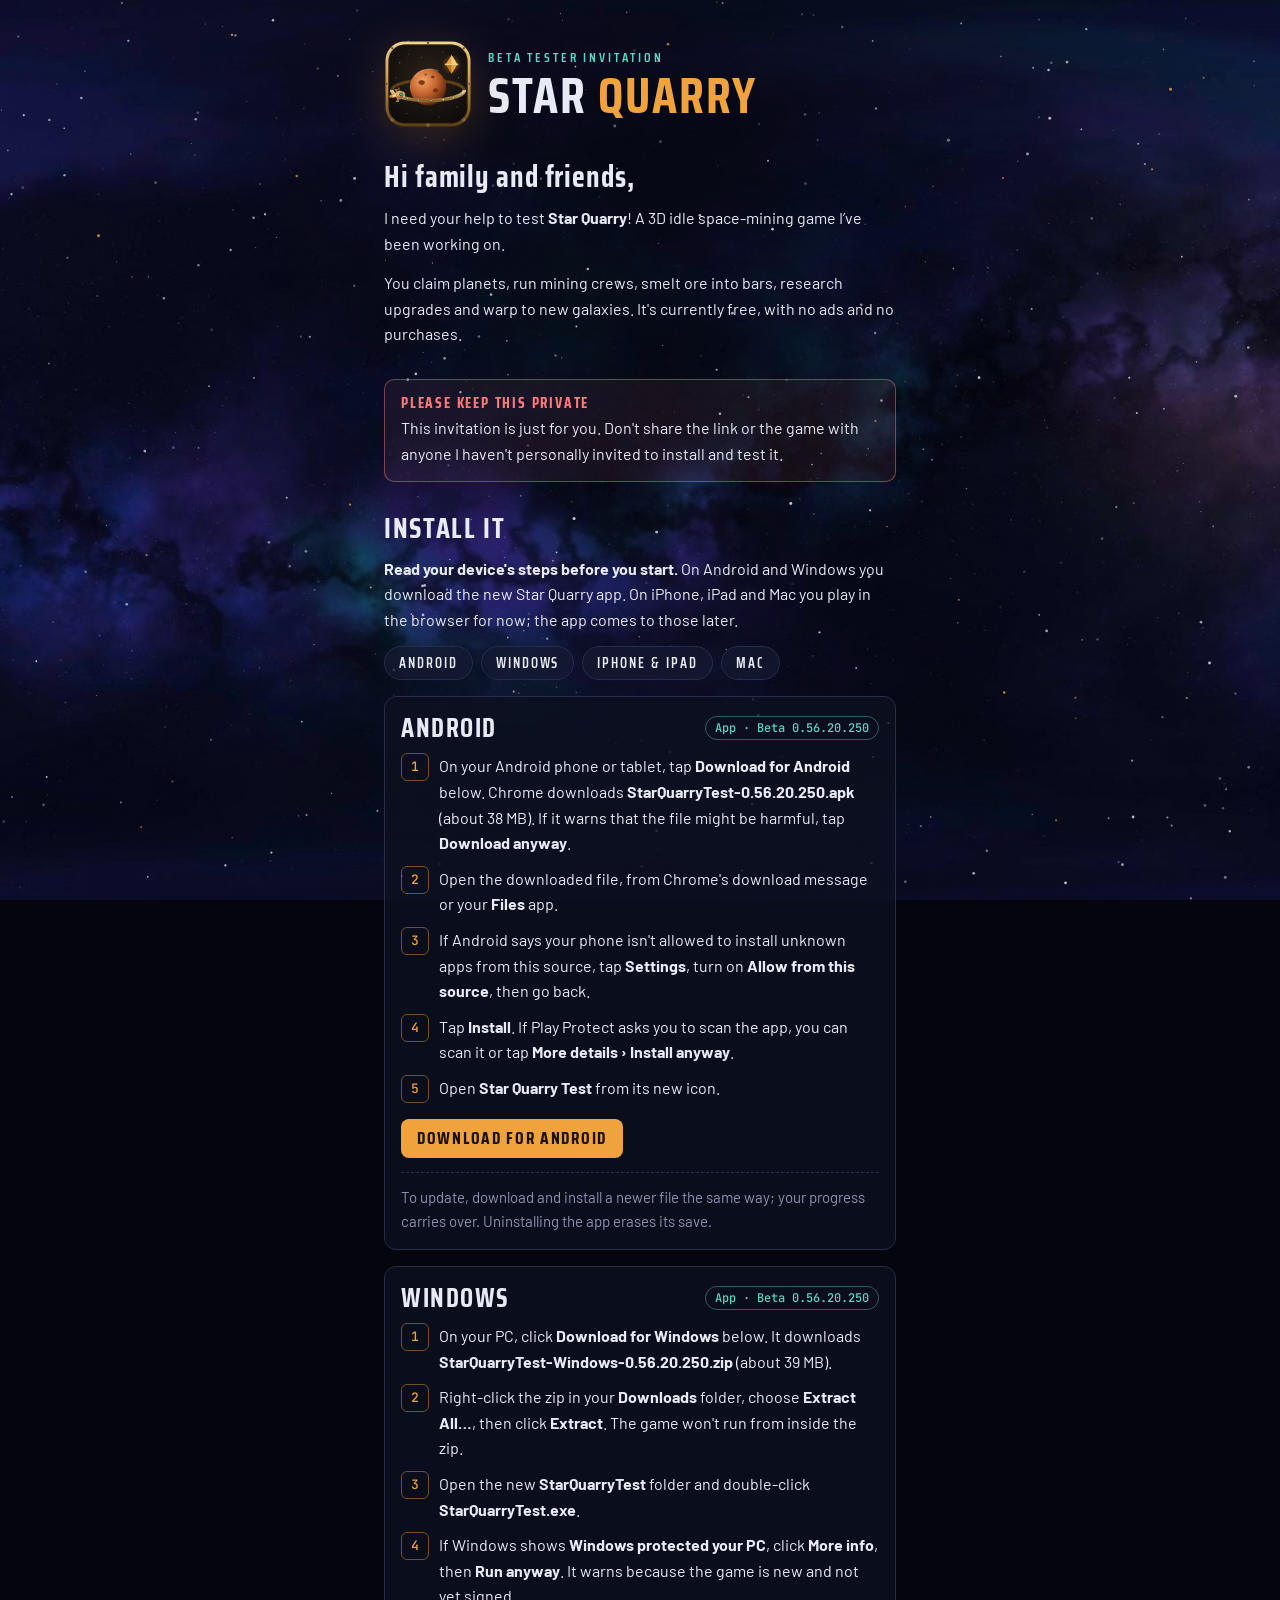
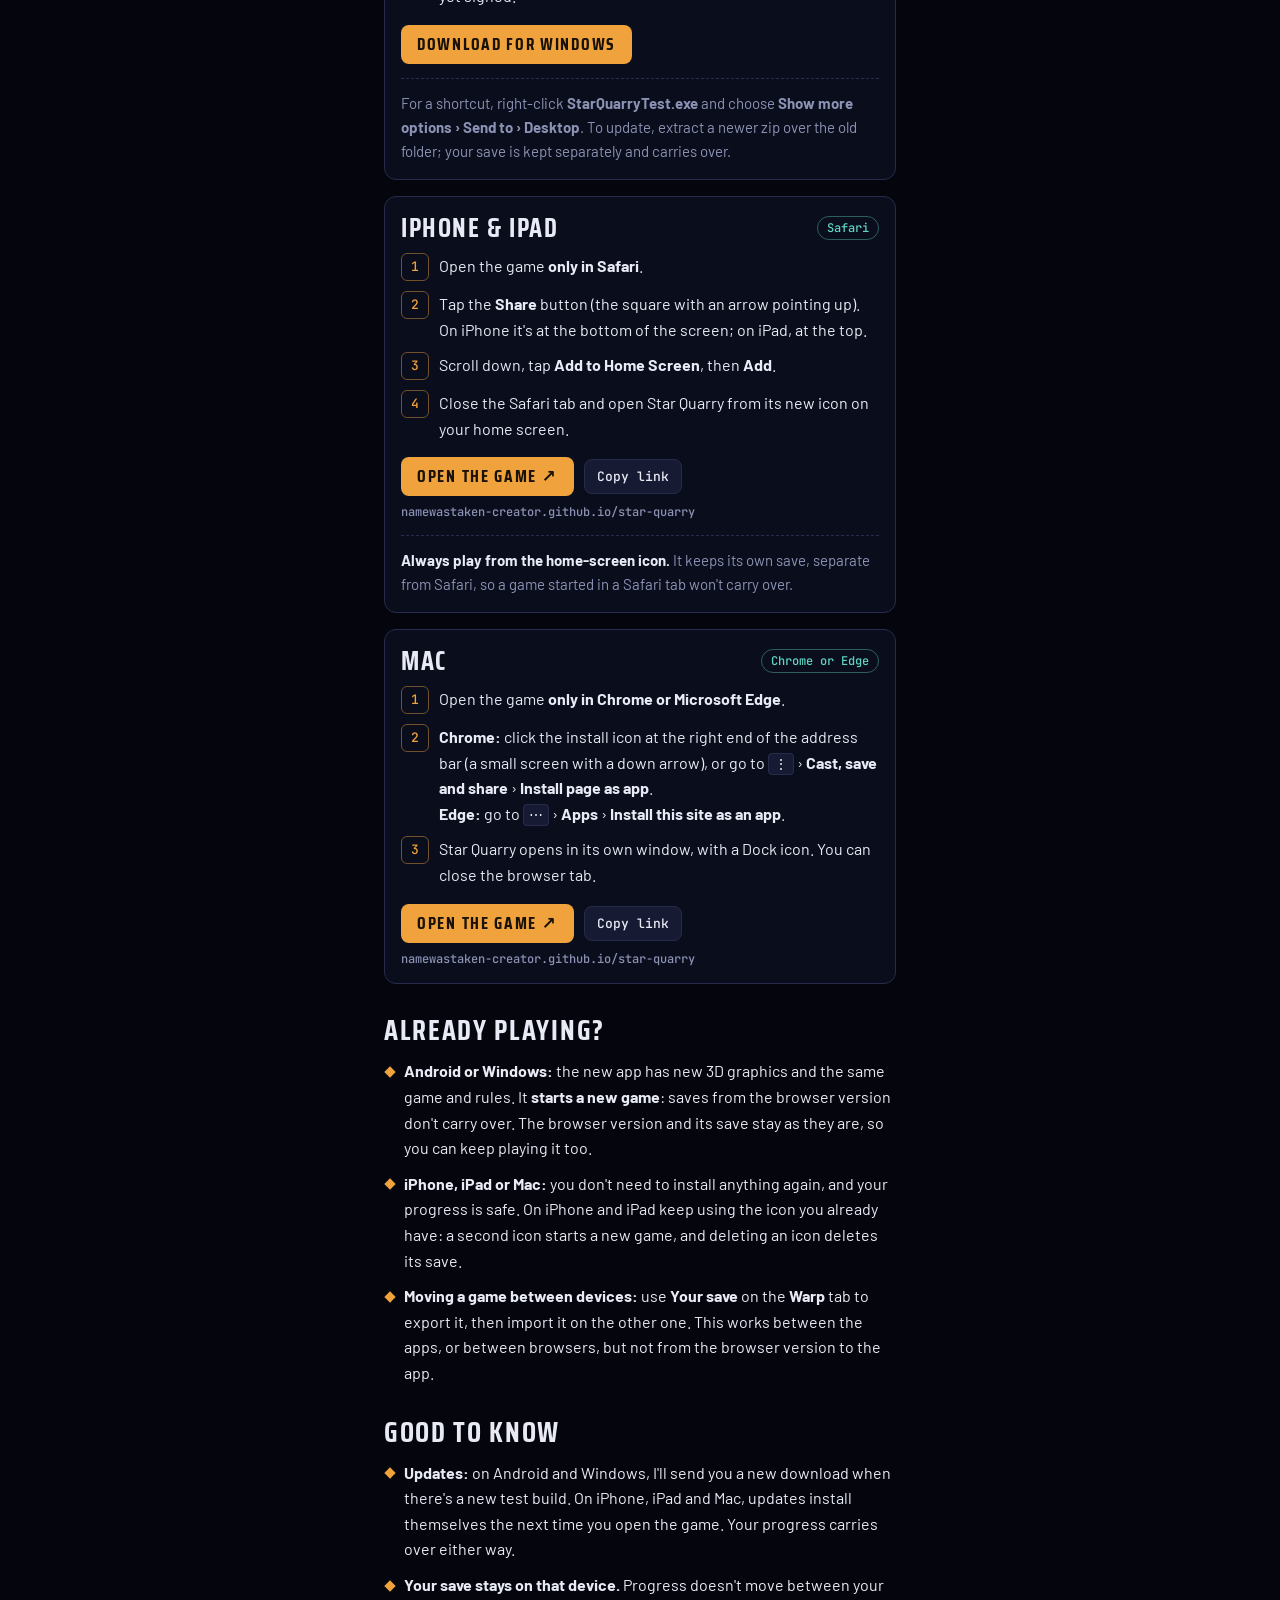
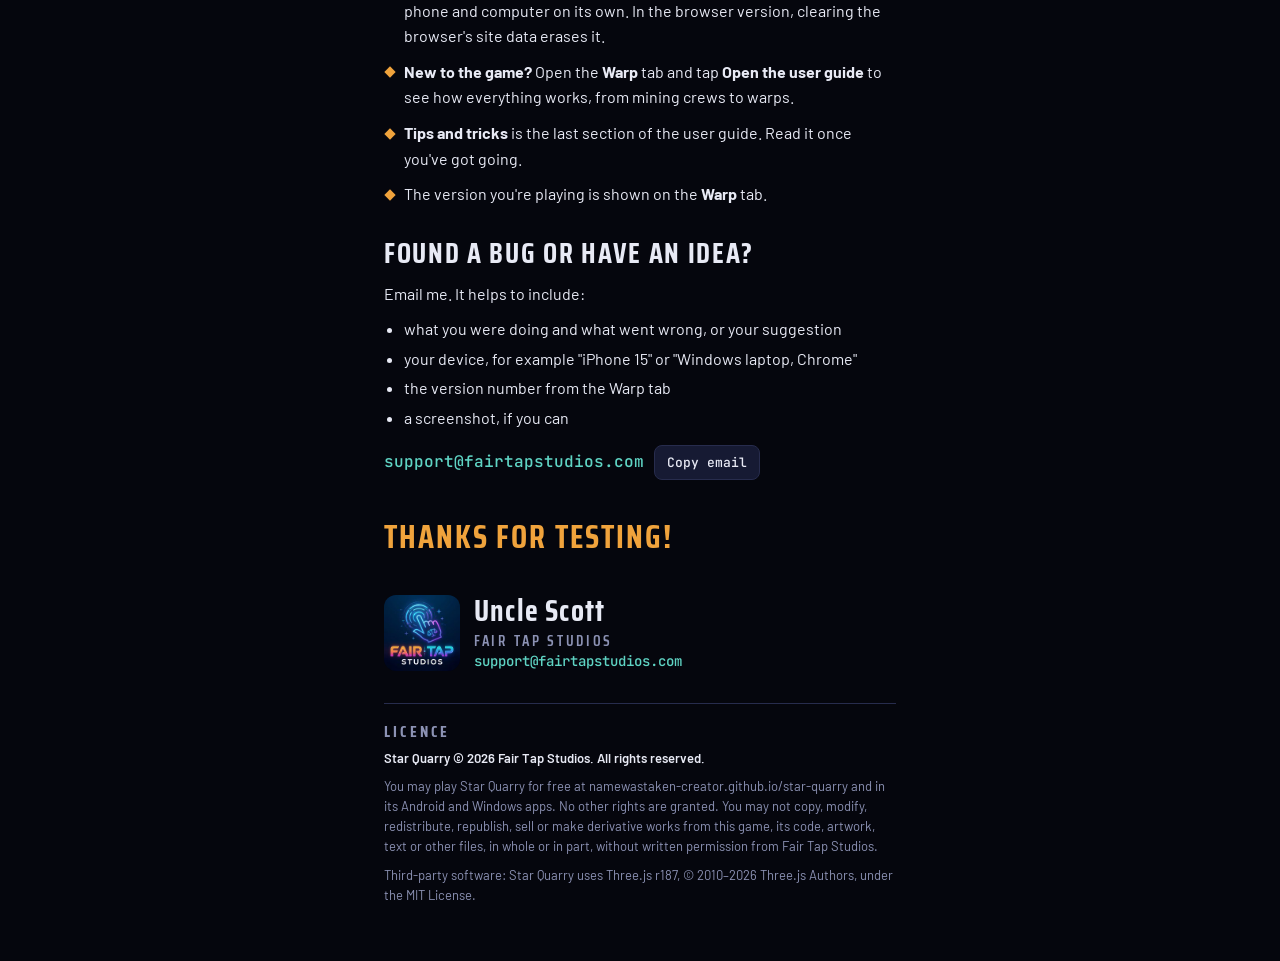
<file: testers.html>
<!doctype html>
<html lang="en">
<head>
<meta charset="utf-8">
<meta name="viewport" content="width=device-width,initial-scale=1,viewport-fit=cover">
<meta name="robots" content="noindex,nofollow">
<link rel="icon" href="icon-192.png">
<title>Star Quarry Beta Testing</title>
<link rel="preconnect" href="https://fonts.googleapis.com">
<link rel="stylesheet" href="https://fonts.googleapis.com/css2?family=Saira+Condensed:wght@600;700&family=Barlow:wght@400;500;600&family=JetBrains+Mono:wght@500&display=swap">
<style>
/* Layout: one phone-width column (at most 480px of content) centred over the game's nebula, the same at every screen size, so a PC, iPad or rotated phone sees the phone layout with more sky around it. Install steps as three device panels. Single dark theme, matching the game. */
:root{
  --void:#05060d; --panel:#0d1020; --panel2:#161a33; --line:#272c4d;
  --ink:#e8eaf5; --muted:#8c92b4; --ore:#f0a33c; --ship:#5fd4c4; --stn:#6aa8ff; --bad:#ff7a7a;
  --f-display:"Saira Condensed","Arial Narrow",system-ui,sans-serif;
  --f-body:"Barlow",system-ui,-apple-system,"Segoe UI",sans-serif;
  --f-data:"JetBrains Mono",ui-monospace,"SFMono-Regular",Menlo,monospace;
  color-scheme:dark;
}
html{background:var(--void)}
body{margin:0;min-height:100%;background:radial-gradient(120% 70% at 70% 0%,#151a3a 0%,#090b1a 45%,var(--void) 100%) fixed,var(--void);
  color:var(--ink);font:400 16px/1.6 var(--f-body)}
/* the game's own nebula sky, fixed behind everything (a fixed layer, since iOS ignores background-attachment: fixed) */
#sky{position:fixed;inset:0;z-index:0;pointer-events:none;background:url("[data-uri]") 62% 50%/cover no-repeat}
#sky::after{content:"";position:absolute;inset:0;background:linear-gradient(90deg,rgba(5,6,13,.15),rgba(5,6,13,.55) 50%,rgba(5,6,13,.15))}
#stars{position:fixed;inset:0;width:100%;height:100%;pointer-events:none;z-index:0}
.wrap{position:relative;z-index:1;max-width:calc(480px + 2 * max(16px, env(safe-area-inset-left, 0px)));margin:0 auto;
  padding-left:max(16px,env(safe-area-inset-left,0px));padding-right:max(16px,env(safe-area-inset-right,0px));padding-block:40px 56px;
  display:flex;flex-direction:column;gap:32px}
a{color:var(--ship)}
a:focus-visible,button:focus-visible{outline:2px solid var(--ore);outline-offset:3px}

/* masthead */
.mast{display:flex;align-items:center;gap:16px}
.mast img{width:88px;height:88px;flex:none;filter:drop-shadow(0 10px 24px rgba(240,163,60,.22))} /* the Spacepunk logo, which brings its own brass bezel */
.mast h1{margin:0;font:700 clamp(40px,11vw,50px)/.9 var(--f-display);letter-spacing:.04em;text-transform:uppercase;text-wrap:balance}
.mast h1 span{color:var(--ore)}
.eyebrow{font:600 13px/1.2 var(--f-display);letter-spacing:.22em;text-transform:uppercase;color:var(--ship);margin:0 0 8px}

/* letter */
.letter p.hello{margin:0 0 12px;font:700 30px/1.1 var(--f-display);letter-spacing:.03em}
.letter p{margin:0 0 14px;max-width:62ch}
.letter p:last-child{margin-bottom:0}

.private{border:1px solid rgba(255,122,122,.45);background:rgba(255,122,122,.07);border-radius:10px;padding:14px 16px;display:flex;gap:12px;align-items:flex-start}
.private b{color:var(--bad);font:700 15px/1.3 var(--f-display);letter-spacing:.12em;text-transform:uppercase;display:block;margin-bottom:2px}
.private p{margin:0}

.play{display:flex;flex-wrap:wrap;gap:12px;align-items:center}
.btn{display:inline-flex;align-items:center;gap:8px;font:700 20px/1 var(--f-display);letter-spacing:.1em;text-transform:uppercase;
  color:#1a1206;background:var(--ore);border:0;border-radius:8px;padding:14px 22px;text-decoration:none;cursor:pointer}
.btn:hover{background:#ffb75a}
.ghost{font:500 13px/1 var(--f-data);color:var(--ink);background:var(--panel2);border:1px solid var(--line);border-radius:8px;padding:10px 12px;cursor:pointer}
.ghost:hover{border-color:var(--ship)}
.url{font:500 12px/1.4 var(--f-data);color:var(--muted);word-break:break-all;user-select:all}

/* sections */
h2{margin:0 0 14px;font:700 28px/1 var(--f-display);letter-spacing:.06em;text-transform:uppercase;text-wrap:balance}
.jump{display:flex;flex-wrap:wrap;gap:8px;margin:0;padding:0;list-style:none}
.jump a{display:block;font:600 14px/1 var(--f-display);letter-spacing:.14em;text-transform:uppercase;text-decoration:none;color:var(--ink);
  border:1px solid var(--line);border-radius:999px;padding:9px 14px;background:rgba(22,26,51,.7)}
.jump a:hover,.jump a:focus-visible{border-color:var(--ore);color:var(--ore)}
.first{margin:0 0 14px;max-width:62ch}
.devices{display:grid;gap:16px}
.linkrow{display:flex;flex-wrap:wrap;align-items:center;gap:8px 10px;margin-top:16px}
.btn.small{font-size:17px;padding:11px 16px}
.dev.other{opacity:.4;filter:grayscale(1)}
.dev.other .linkrow{pointer-events:none}
.jump a.off{opacity:.4;filter:grayscale(1);cursor:default}
.jump a.off:hover{border-color:var(--line);color:var(--ink)}
.elsewhere{margin:0 0 14px;color:var(--muted);font-size:15px;max-width:62ch}
.dev.is-mine{border-color:rgba(240,163,60,.7);box-shadow:0 0 0 1px rgba(240,163,60,.25),0 10px 34px rgba(240,163,60,.12)}
.mine{font:600 12px/1 var(--f-display);letter-spacing:.16em;text-transform:uppercase;color:#1a1206;background:var(--ore);border-radius:999px;padding:6px 10px}
.dev{background:rgba(13,16,32,.82);border:1px solid var(--line);border-radius:12px;padding:18px 16px 16px;scroll-margin-top:16px}
.dev header{display:flex;align-items:center;justify-content:space-between;gap:10px 12px;flex-wrap:wrap;margin-bottom:12px}
.dev header h3{margin-right:auto}
.dev h3{margin:0;font:700 26px/1 var(--f-display);letter-spacing:.06em;text-transform:uppercase}
.dev .browser{font:500 12px/1 var(--f-data);color:var(--ship);border:1px solid rgba(95,212,196,.4);border-radius:999px;padding:5px 9px}
.dev ol{margin:0;padding:0;list-style:none;counter-reset:s;display:grid;gap:10px}
.dev li{counter-increment:s;display:grid;grid-template-columns:28px 1fr;gap:10px;align-items:start}
.dev li::before{content:counter(s);font:500 13px/26px var(--f-data);text-align:center;color:var(--ore);border:1px solid var(--ore-line,rgba(240,163,60,.45));border-radius:6px;height:26px}
.dev li > span{min-width:0}
.dev .note{margin:14px 0 0;padding-top:12px;border-top:1px dashed var(--line);color:var(--muted);font-size:15px}
kbd{font:500 .85em var(--f-data);background:var(--panel2);border:1px solid var(--line);border-radius:4px;padding:1px 5px;color:var(--ink)}

.facts{display:grid;gap:10px;margin:0;padding:0;list-style:none}
.facts li{padding-left:20px;position:relative}
.facts li::before{content:"";position:absolute;left:2px;top:.6em;width:8px;height:8px;transform:rotate(45deg);background:var(--ore)}

.report p{margin:0 0 10px;max-width:62ch}
.report ul{margin:0 0 14px;padding-left:20px;display:grid;gap:4px}
.mail{display:flex;flex-wrap:wrap;align-items:center;gap:10px}
.mail span{font:500 16px/1.3 var(--f-data);color:var(--ship);user-select:all}

/* sign-off */
/* the logo is exactly as tall as the three lines beside it: 32 + 4 + 20 + 20 = 76px */
.thanks{margin:8px 0;text-align:left;font:700 32px/1.1 var(--f-display);letter-spacing:.06em;text-transform:uppercase;color:var(--ore);text-wrap:balance}
.sign p{margin:0}
.who{display:flex;align-items:flex-start;gap:14px}
.who img{width:76px;height:76px;border-radius:12px;flex:none;display:block}
.who > div{min-width:0}
.sign .name{font:700 30px/32px var(--f-display);letter-spacing:.04em}
.sign .studio{font:600 15px/20px var(--f-display);letter-spacing:.18em;text-transform:uppercase;color:var(--muted);margin-top:4px}
.sign .email{font:500 14px/20px var(--f-data);color:var(--ship);user-select:all;white-space:nowrap}

/* licence */
.legal{border-top:1px solid var(--line);padding-top:20px;color:var(--muted);font-size:13px;line-height:1.55}
.legal h2{font-size:16px;letter-spacing:.2em;color:var(--muted);margin-bottom:8px}
.legal p{margin:0 0 8px;max-width:75ch}
.legal p:last-child{margin:0}
.legal strong{color:var(--ink);font-weight:600}

.toast{position:fixed;left:50%;bottom:calc(20px + env(safe-area-inset-bottom,0px));transform:translateX(-50%);z-index:5;
  background:var(--panel2);border:1px solid var(--ship);color:var(--ink);font:500 13px/1 var(--f-data);padding:10px 14px;border-radius:8px}

</style>
</head>
<body>
<div id="sky" aria-hidden="true"></div>
<canvas id="stars" aria-hidden="true"></canvas>
<main class="wrap">

  <header class="mast">
    <img src="[data-uri]" alt="Star Quarry logo: an orange planet with an orbit ring and an ore crystal">
    <div>
      <p class="eyebrow">Beta tester invitation</p>
      <h1>Star <span>Quarry</span></h1>
    </div>
  </header>

  <section class="letter" aria-label="Message from Uncle Scott">
    <p class="hello">Hi family and friends,</p>
    <p>I need your help to test <strong>Star Quarry</strong>! A 3D idle space-mining game I’ve been working on.</p>
    <p>You claim planets, run mining crews, smelt ore into bars, research upgrades and warp to new galaxies. It's currently free, with no ads and no purchases.</p>
  </section>

  <div class="private" role="note">
    <div>
      <b>Please keep this private</b>
      <p>This invitation is just for you. Don't share the link or the game with anyone I haven't personally invited to install and test it.</p>
    </div>
  </div>

  <section aria-labelledby="install">
    <h2 id="install">Install it</h2>
    <p class="first"><strong>Read your device's steps before you start.</strong> On Android and Windows you download the new Star Quarry app. On iPhone, iPad and Mac you play in the browser for now; the app comes to those later.</p>
    <ul class="jump" style="margin-bottom:16px">
      <li><a href="#android">Android</a></li>
      <li><a href="#pc">Windows</a></li>
      <li><a href="#iphone">iPhone &amp; iPad</a></li>
      <li><a href="#mac">Mac</a></li>
    </ul>
    <p class="elsewhere" id="elsewhere" hidden>The other devices are greyed out because the game installs on the device you're reading this on. To install it on another phone, tablet or computer, open this page on that device.</p>
    <div class="devices">
      <article class="dev" id="android">
        <header><h3>Android</h3><span class="mine" hidden>Your device</span><span class="browser">App · Beta 0.56.20.250</span></header>
        <ol>
          <li><span>On your Android phone or tablet, tap <strong>Download for Android</strong> below. Chrome downloads <strong>StarQuarryTest-0.56.20.250.apk</strong> (about 38 MB). If it warns that the file might be harmful, tap <strong>Download anyway</strong>.</span></li>
          <li><span>Open the downloaded file, from Chrome's download message or your <strong>Files</strong> app.</span></li>
          <li><span>If Android says your phone isn't allowed to install unknown apps from this source, tap <strong>Settings</strong>, turn on <strong>Allow from this source</strong>, then go back.</span></li>
          <li><span>Tap <strong>Install</strong>. If Play Protect asks you to scan the app, you can scan it or tap <strong>More details › Install anyway</strong>.</span></li>
          <li><span>Open <strong>Star Quarry Test</strong> from its new icon.</span></li>
        </ol>
        <div class="linkrow"><a class="btn small" href="https://github.com/namewastaken-creator/star-quarry/releases/download/unity-0.56.20.250/StarQuarryTest-0.56.20.250.apk">Download for Android</a></div>
        <p class="note">To update, download and install a newer file the same way; your progress carries over. Uninstalling the app erases its save.</p>
      </article>
      <article class="dev" id="pc">
        <header><h3>Windows</h3><span class="mine" hidden>Your device</span><span class="browser">App · Beta 0.56.20.250</span></header>
        <ol>
          <li><span>On your PC, click <strong>Download for Windows</strong> below. It downloads <strong>StarQuarryTest-Windows-0.56.20.250.zip</strong> (about 39 MB).</span></li>
          <li><span>Right-click the zip in your <strong>Downloads</strong> folder, choose <strong>Extract All…</strong>, then click <strong>Extract</strong>. The game won't run from inside the zip.</span></li>
          <li><span>Open the new <strong>StarQuarryTest</strong> folder and double-click <strong>StarQuarryTest.exe</strong>.</span></li>
          <li><span>If Windows shows <strong>Windows protected your PC</strong>, click <strong>More info</strong>, then <strong>Run anyway</strong>. It warns because the game is new and not yet signed.</span></li>
        </ol>
        <div class="linkrow"><a class="btn small" href="https://github.com/namewastaken-creator/star-quarry/releases/download/unity-0.56.20.250/StarQuarryTest-Windows-0.56.20.250.zip">Download for Windows</a></div>
        <p class="note">For a shortcut, right-click <strong>StarQuarryTest.exe</strong> and choose <strong>Show more options › Send to › Desktop</strong>. To update, extract a newer zip over the old folder; your save is kept separately and carries over.</p>
      </article>
      <article class="dev" id="iphone">
        <header><h3>iPhone &amp; iPad</h3><span class="mine" hidden>Your device</span><span class="browser">Safari</span></header>
        <ol>
          <li><span>Open the game <strong>only in Safari</strong>.</span></li>
          <li><span>Tap the <strong>Share</strong> button (the square with an arrow pointing up). On iPhone it's at the bottom of the screen; on iPad, at the top.</span></li>
          <li><span>Scroll down, tap <strong>Add to Home Screen</strong>, then <strong>Add</strong>.</span></li>
          <li><span>Close the Safari tab and open Star Quarry from its new icon on your home screen.</span></li>
        </ol>
        <div class="linkrow"><a class="btn small" href="https://namewastaken-creator.github.io/star-quarry/" target="_blank" rel="noopener">Open the game ↗</a><button class="ghost" type="button" data-copy="https://namewastaken-creator.github.io/star-quarry/">Copy link</button><span class="url">namewastaken-creator.github.io/star-quarry</span></div>
        <p class="note"><strong style="color:var(--ink)">Always play from the home-screen icon.</strong> It keeps its own save, separate from Safari, so a game started in a Safari tab won't carry over.</p>
      </article>
      <article class="dev" id="mac">
        <header><h3>Mac</h3><span class="mine" hidden>Your device</span><span class="browser">Chrome or Edge</span></header>
        <ol>
          <li><span>Open the game <strong>only in Chrome or Microsoft Edge</strong>.</span></li>
          <li><span><strong>Chrome:</strong> click the install icon at the right end of the address bar (a small screen with a down arrow), or go to <kbd>⋮</kbd> › <strong>Cast, save and share</strong> › <strong>Install page as app</strong>.<br><strong>Edge:</strong> go to <kbd>⋯</kbd> › <strong>Apps</strong> › <strong>Install this site as an app</strong>.</span></li>
          <li><span>Star Quarry opens in its own window, with a Dock icon. You can close the browser tab.</span></li>
        </ol>
        <div class="linkrow"><a class="btn small" href="https://namewastaken-creator.github.io/star-quarry/" target="_blank" rel="noopener">Open the game ↗</a><button class="ghost" type="button" data-copy="https://namewastaken-creator.github.io/star-quarry/">Copy link</button><span class="url">namewastaken-creator.github.io/star-quarry</span></div>
      </article>
    </div>
  </section>

  <section aria-labelledby="already">
    <h2 id="already">Already playing?</h2>
    <ul class="facts">
      <li><strong>Android or Windows:</strong> the new app has new 3D graphics and the same game and rules. It <strong>starts a new game</strong>: saves from the browser version don't carry over. The browser version and its save stay as they are, so you can keep playing it too.</li>
      <li><strong>iPhone, iPad or Mac:</strong> you don't need to install anything again, and your progress is safe. On iPhone and iPad keep using the icon you already have: a second icon starts a new game, and deleting an icon deletes its save.</li>
      <li><strong>Moving a game between devices:</strong> use <strong>Your save</strong> on the <strong>Warp</strong> tab to export it, then import it on the other one. This works between the apps, or between browsers, but not from the browser version to the app.</li>
    </ul>
  </section>

  <section aria-labelledby="know">
    <h2 id="know">Good to know</h2>
    <ul class="facts">
      <li><strong>Updates:</strong> on Android and Windows, I'll send you a new download when there's a new test build. On iPhone, iPad and Mac, updates install themselves the next time you open the game. Your progress carries over either way.</li>
      <li><strong>Your save stays on that device.</strong> Progress doesn't move between your phone and computer on its own. In the browser version, clearing the browser's site data erases it.</li>
      <li><strong>New to the game?</strong> Open the <strong>Warp</strong> tab and tap <strong>Open the user guide</strong> to see how everything works, from mining crews to warps.</li>
      <li><strong>Tips and tricks</strong> is the last section of the user guide. Read it once you've got going.</li>
      <li>The version you're playing is shown on the <strong>Warp</strong> tab.</li>
    </ul>
  </section>

  <section class="report" aria-labelledby="bugs">
    <h2 id="bugs">Found a bug or have an idea?</h2>
    <p>Email me. It helps to include:</p>
    <ul>
      <li>what you were doing and what went wrong, or your suggestion</li>
      <li>your device, for example "iPhone 15" or "Windows laptop, Chrome"</li>
      <li>the version number from the Warp tab</li>
      <li>a screenshot, if you can</li>
    </ul>
    <div class="mail">
      <span>support@fairtapstudios.com</span>
      <button class="ghost" id="copy-mail" type="button" data-copy="support@fairtapstudios.com">Copy email</button>
    </div>
  </section>

  <p class="thanks">Thanks for testing!</p>

  <footer class="sign">
    <div class="who">
      <img src="[data-uri]" alt="Fair Tap Studios logo">
      <div>
      <p class="name">Uncle Scott</p>
      <p class="studio">Fair Tap Studios</p>
      <p class="email">support@fairtapstudios.com</p>
      </div>
    </div>
  </footer>

  <section class="legal" aria-labelledby="licence">
    <h2 id="licence">Licence</h2>
    <p><strong>Star Quarry © 2026 Fair Tap Studios. All rights reserved.</strong></p>
    <p>You may play Star Quarry for free at namewastaken-creator.github.io/star-quarry and in its Android and Windows apps. No other rights are granted. You may not copy, modify, redistribute, republish, sell or make derivative works from this game, its code, artwork, text or other files, in whole or in part, without written permission from Fair Tap Studios.</p>
    <p>Third-party software: Star Quarry uses Three.js r187, © 2010–2026 Three.js Authors, under the MIT License.</p>
  </section>

</main>
<div class="toast" id="toast" role="status" hidden></div>

<script>
// Static starfield like the game's backdrop
(function(){
  const c=document.getElementById('stars'),x=c.getContext('2d');
  let seed=7;const r=()=>(seed=(seed*16807)%2147483647)/2147483647;
  function draw(){
    const d=Math.min(window.devicePixelRatio||1,2),w=innerWidth,h=innerHeight;
    c.width=w*d;c.height=h*d;x.setTransform(d,0,0,d,0,0);x.clearRect(0,0,w,h);seed=7;
    const n=Math.round(w*h/2600);
    for(let i=0;i<n;i++){const s=r()*1.3+.2,a=r()*.7+.15;x.fillStyle=r()<.08?`rgba(240,163,60,${a})`:`rgba(232,234,245,${a})`;x.beginPath();x.arc(r()*w,r()*h,s,0,7);x.fill()}
  }
  draw();addEventListener('resize',draw);
})();
// Put the reader's own kind of device first and mark it; grey out the others, since the game has to be
// installed from the device it will be played on. Unknown device: nothing is greyed.
(function(){
  const ua=navigator.userAgent||'',ios=/iPhone|iPad|iPod/.test(ua)||(/Macintosh/.test(ua)&&navigator.maxTouchPoints>1);
  const id=/Android/i.test(ua)?'android':ios?'iphone':/Windows/.test(ua)?'pc':/Macintosh/.test(ua)?'mac':null;
  const el=id&&document.getElementById(id);if(!el)return;
  el.classList.add('is-mine');el.querySelector('.mine').hidden=false;el.parentElement.prepend(el);
  document.querySelectorAll('[aria-labelledby="install"] .dev').forEach(d=>{if(d===el)return;
    d.classList.add('other');d.setAttribute('aria-disabled','true');
    d.querySelectorAll('.linkrow a,.linkrow button').forEach(c=>{c.tabIndex=-1;c.setAttribute('aria-disabled','true')})});
  document.querySelectorAll('.jump a').forEach(a=>{if(a.getAttribute('href')!=='#'+id){a.classList.add('off');a.setAttribute('aria-disabled','true');a.tabIndex=-1}});
  const j=document.querySelector(`.jump a[href="#${id}"]`);if(j)j.parentElement.parentElement.prepend(j.parentElement);
  document.getElementById('elsewhere').hidden=false;
})();
// Always open at the top: drop any #device from the address, and let the device buttons scroll without adding one
(function(){
  if(location.hash){try{history.replaceState(null,'',location.pathname+location.search)}catch(e){}}
  if('scrollRestoration' in history)history.scrollRestoration='manual';
  scrollTo(0,0);addEventListener('load',()=>scrollTo(0,0));
  document.querySelectorAll('.jump a').forEach(a=>a.addEventListener('click',e=>{e.preventDefault();
    if(a.classList.contains('off'))return;
    const t=document.querySelector(a.getAttribute('href'));
    if(t)t.scrollIntoView({behavior:matchMedia('(prefers-reduced-motion: reduce)').matches?'auto':'smooth',block:'start'})}));
})();
// Copy buttons
const toast=document.getElementById('toast');let tt;
function say(t){toast.textContent=t;toast.hidden=false;clearTimeout(tt);tt=setTimeout(()=>toast.hidden=true,1800)}
document.querySelectorAll('[data-copy]').forEach(b=>b.addEventListener('click',()=>{
  const v=b.dataset.copy;
  const fallback=()=>{const s=b.parentElement.querySelector('.url,span');if(s){const g=getSelection();g.removeAllRanges();const rg=document.createRange();rg.selectNodeContents(s);g.addRange(rg)}say('Selected: press Ctrl+C or ⌘C to copy')};
  try{navigator.clipboard.writeText(v).then(()=>say('Copied: '+v),fallback)}catch(e){fallback()}
}));
</script>
</body>
</html>
</file>
